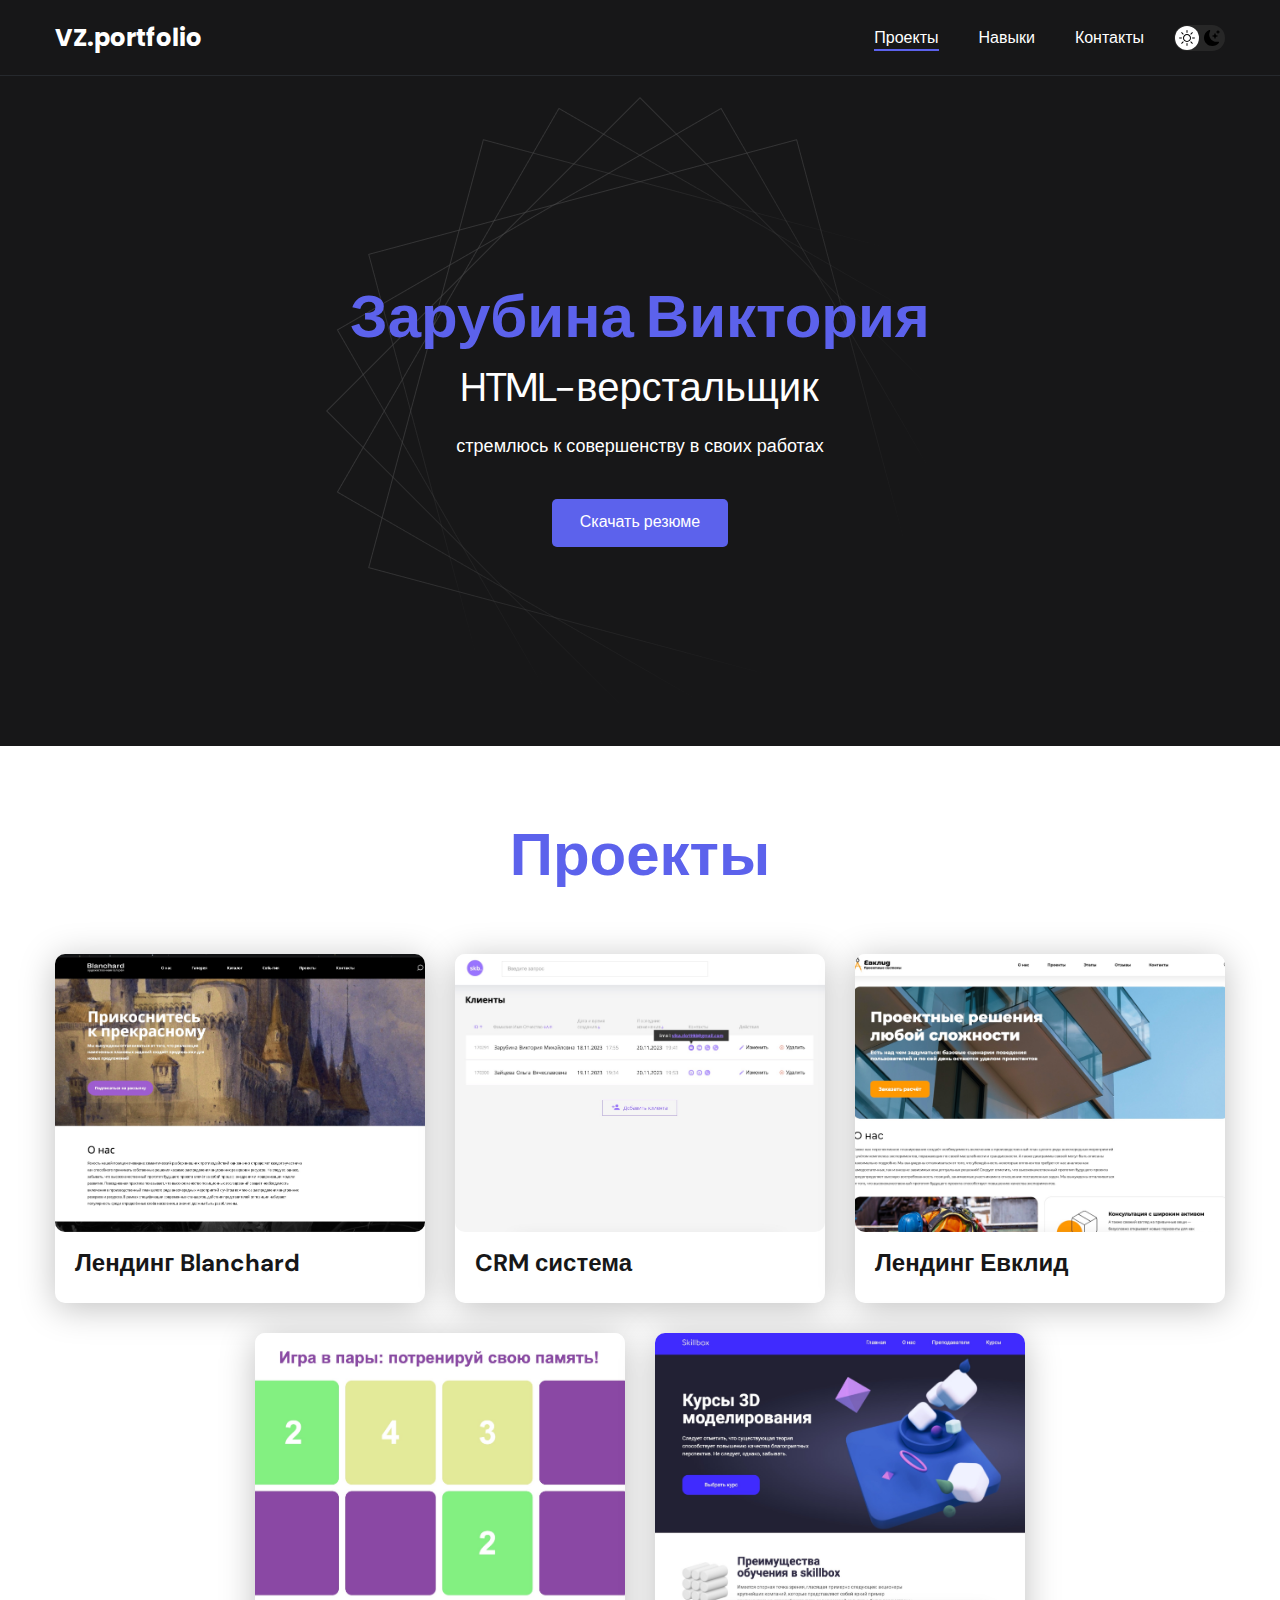
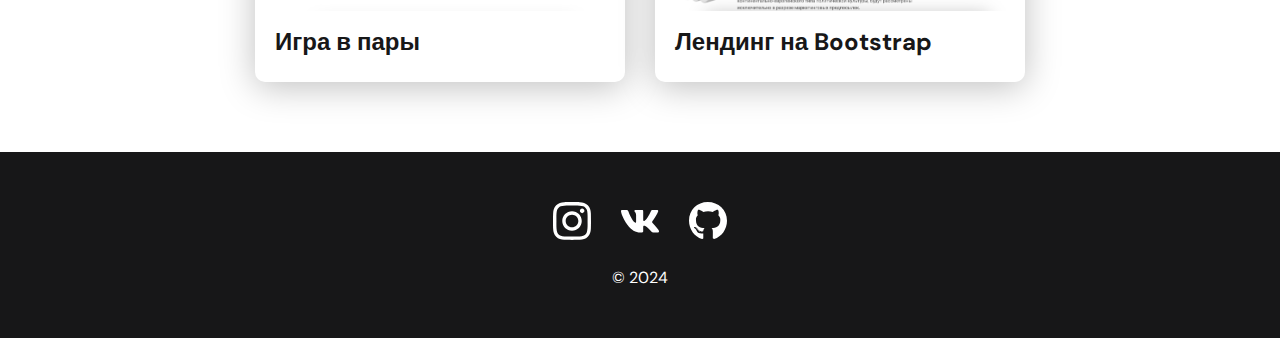
<file: index.html>
<!DOCTYPE html>
<html lang="ru">
  <head>
    <meta charset="UTF-8" />
    <meta name="viewport" content="width=device-width, initial-scale=1.0" />
    <title>Портфолио Зарубиной Виктории</title>
    <link rel="stylesheet" href="./css/style.css" />
    <script defer src="./js/index.js"></script>
  </head>
  <body>
    <nav class="nav">
      <div class="container nav-row">
        <a href="./index.html" class="nav-logo">VZ.portfolio</a>
        <button id="dark-mode-btn" class="dark-mode-btn">
          <img
            src="./img/icons/sun.svg"
            alt="Светлая тема"
            class="dark-mode-btn__icon"
          />
          <img
            src="./img/icons/moon.svg"
            alt="Темная тема"
            class="dark-mode-btn__icon"
          />
        </button>
        <ul class="nav-list">
          <li class="nav-list__item">
            <a href="./index.html" class="nav-list__link nav-list__link_active"
              >Проекты</a
            >
          </li>
          <li class="nav-list__item">
            <a href="./skills.html" class="nav-list__link">Навыки</a>
          </li>
          <li class="nav-list__item">
            <a href="./contacts.html" class="nav-list__link">Контакты </a>
          </li>
        </ul>
      </div>
    </nav>
    <header class="header">
      <div class="header__wrap">
        <h1 class="header__title">
          <strong>Зарубина Виктория</strong><br />
          HTML-верстальщик
        </h1>
        <div class="header__text">
          <p>стремлюсь к совершенству в своих работах</p>
        </div>
        <a href="./ViktoriyaZarubina.pdf" download class="btn">Скачать резюме</a>
      </div>
    </header>
    <main>
      <section class="projects section-offset">
        <div class="container">
          <h2 class="section-title">Проекты</h2>
          <ul class="projects-list">
            <li class="projects-list__item">
              <a
                href="./projects-pages/project-blan.html"
                class="projects-list__link"
              >
                <img
                  src="./img/projects/blan-1.jpeg"
                  alt="Изображение проекта"
                  class="projects-list__img"
                />
                <h3 class="projects-list__title">Лендинг Blanchard</h3>
              </a>
            </li>
            <li class="projects-list__item">
              <a
                href="./projects-pages/project-crm.html"
                class="projects-list__link"
              >
                <img
                  src="./img/projects/crm-1.jpeg"
                  alt="Изображение проекта"
                  class="projects-list__img"
                />
                <h3 class="projects-list__title">CRM система</h3>
              </a>
            </li>
            <li class="projects-list__item">
              <a
                href="./projects-pages/project-cld.html"
                class="projects-list__link"
              >
                <img
                  src="./img/projects/cld-1.jpeg"
                  alt="Изображение проекта"
                  class="projects-list__img"
                />
                <h3 class="projects-list__title">Лендинг Евклид</h3>
              </a>
            </li>
            <li class="projects-list__item">
              <a
                href="./projects-pages/project-game.html"
                class="projects-list__link"
              >
                <img
                  src="./img/projects/game.jpeg"
                  alt="Изображение проекта"
                  class="projects-list__img"
                />
                <h3 class="projects-list__title">Игра в пары</h3>
              </a>
            </li>
            <li class="projects-list__item">
              <a
                href="./projects-pages/project-courses.html"
                class="projects-list__link"
              >
                <img
                  src="./img/projects/courses-1.jpeg"
                  alt="Изображение проекта"
                  class="projects-list__img"
                />
                <h3 class="projects-list__title">Лендинг на Bootstrap</h3>
              </a>
            </li>
          </ul>
        </div>
      </section>
    </main>
    <footer class="footer">
      <div class="container footer__container">
        <ul class="footer-contacts">
          <li class="footer-contacts__item">
            <a
              href="https://www.instagram.com/vi.panda17?igsh=MTFqeHlseGFiZmp3ZA=="
              target="_blank"
            >
              <img
                src="./img/icons/instagram.svg"
                alt="Иконка инстраграма"
                class="footer-contacts__icon"
              />
            </a>
          </li>
          <li class="footer-contacts__item">
            <a href="https://vk.com/id57300388" target="_blank">
              <img
                src="./img/icons/vk.svg"
                alt="Иконка ВКонтакте"
                class="footer-contacts__icon"
              />
            </a>
          </li>
          <li class="footer-contacts__item">
            <a
              href="https://github.com/viktoriyaZar17/viktoriyaPortfolio/tree/main"
              target="_blank"
            >
              <img
                src="./img/icons/gitHub.svg"
                alt="Иконка GitHub"
                class="footer-contacts__icon"
              />
            </a>
          </li>
        </ul>
        <div class="footer-copy">
          <p class="footer-copy__text">&copy;&nbsp;2024</p>
        </div>
      </div>
    </footer>
  </body>
</html>
</file>
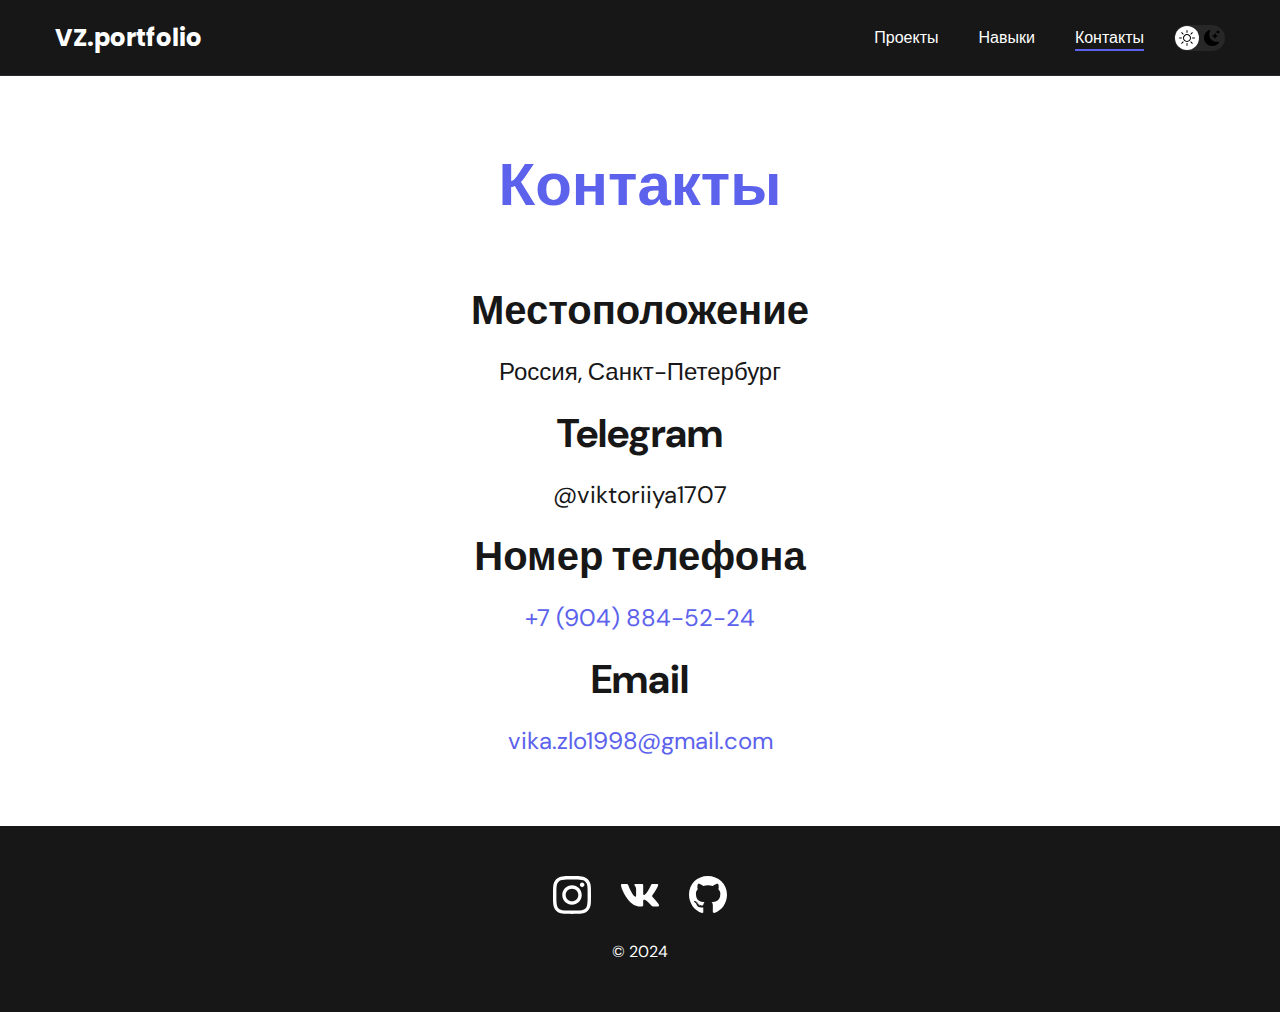
<file: contacts.html>
<!DOCTYPE html>
<html lang="ru">
  <head>
    <meta charset="UTF-8" />
    <meta name="viewport" content="width=device-width, initial-scale=1.0" />
    <title>Портфолио Зарубиной Виктории</title>
    <link rel="stylesheet" href="./css/style.css" />
    <script defer src="./js/index.js"></script>
  </head>
  <body>
    <nav class="nav">
      <div class="container nav-row">
        <a href="./index.html" class="nav-logo">VZ.portfolio</a>
        <button id="dark-mode-btn" class="dark-mode-btn">
          <img
            src="./img/icons/sun.svg"
            alt="Светлая тема"
            class="dark-mode-btn__icon"
          />
          <img
            src="./img/icons/moon.svg"
            alt="Темная тема"
            class="dark-mode-btn__icon"
          />
        </button>
        <ul class="nav-list">
          <li class="nav-list__item">
            <a href="./index.html" class="nav-list__link">Проекты</a>
          </li>
          <li class="nav-list__item">
            <a href="./skills.html" class="nav-list__link">Навыки</a>
          </li>
          <li class="nav-list__item">
            <a
              href="./contacts.html"
              class="nav-list__link nav-list__link_active"
              >Контакты
            </a>
          </li>
        </ul>
      </div>
    </nav>
    <main>
      <section class="contacts section-offset">
        <div class="container">
          <h1 class="section-title">Контакты</h1>
          <ul class="contacts-list">
            <li class="contacts-list__item">
              <h2 class="section-subtitle">Местоположение</h2>
              <p class="contacts-list__text">Россия, Санкт-Петербург</p>
            </li>
            <li class="contacts-list__item">
              <h2 class="section-subtitle">Telegram</h2>
              <p class="contacts-list__text">@viktoriiya1707</p>
            </li>
            <li class="contacts-list__item">
              <h2 class="section-subtitle">Номер телефона</h2>
              <p class="contacts-list__text">
                <a href="tel:+79048845224">+7 (904) 884-52-24</a>
              </p>
            </li>
            <li class="contacts-list__item">
              <h2 class="section-subtitle">Email</h2>
              <p class="contacts-list__text">
                <a href="mailto:vika.zlo1998@gmail.com"
                  >vika.zlo1998@gmail.com
                </a>
              </p>
            </li>
          </ul>
        </div>
      </section>
    </main>
    <footer class="footer">
      <div class="container footer__container">
        <ul class="footer-contacts">
          <li class="footer-contacts__item">
            <a
              href="https://www.instagram.com/vi.panda17?igsh=MTFqeHlseGFiZmp3ZA=="
              target="_blank"
            >
              <img
                src="./img/icons/instagram.svg"
                alt="Иконка инстраграма"
                class="footer-contacts__icon"
              />
            </a>
          </li>
          <li class="footer-contacts__item">
            <a href="https://vk.com/id57300388" target="_blank">
              <img
                src="./img/icons/vk.svg"
                alt="Иконка ВКонтакте"
                class="footer-contacts__icon"
              />
            </a>
          </li>
          <li class="footer-contacts__item">
            <a
              href="https://github.com/viktoriyaZar17/viktoriyaPortfolio/tree/main"
              target="_blank"
            >
              <img
                src="./img/icons/gitHub.svg"
                alt="Иконка GitHub"
                class="footer-contacts__icon"
              />
            </a>
          </li>
        </ul>
        <div class="footer-copy">
          <p class="footer-copy__text">&copy;&nbsp;2024</p>
        </div>
      </div>
    </footer>
  </body>
</html>
</file>
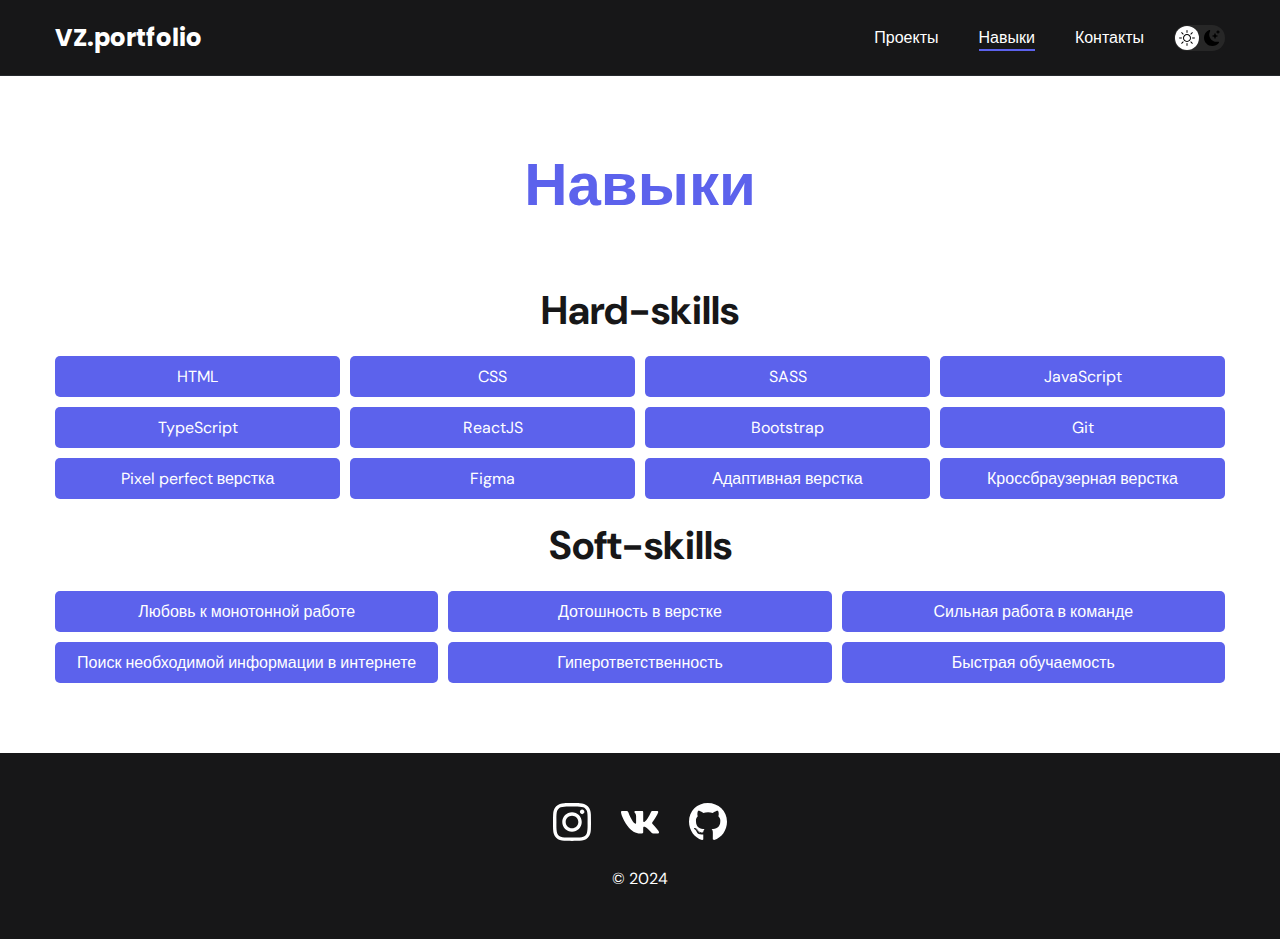
<file: skills.html>
<!DOCTYPE html>
<html lang="ru">
  <head>
    <meta charset="UTF-8" />
    <meta name="viewport" content="width=device-width, initial-scale=1.0" />
    <title>Портфолио Зарубиной Виктории</title>
    <link rel="stylesheet" href="./css/style.css" />
    <script defer src="./js/index.js"></script>
  </head>
  <body>
    <nav class="nav">
      <div class="container nav-row">
        <a href="./index.html" class="nav-logo">VZ.portfolio</a>
        <button id="dark-mode-btn" class="dark-mode-btn">
          <img
            src="./img/icons/sun.svg"
            alt="Светлая тема"
            class="dark-mode-btn__icon"
          />
          <img
            src="./img/icons/moon.svg"
            alt="Темная тема"
            class="dark-mode-btn__icon"
          />
        </button>
        <ul class="nav-list">
          <li class="nav-list__item">
            <a href="./index.html" class="nav-list__link">Проекты</a>
          </li>
          <li class="nav-list__item">
            <a href="./skills.html" class="nav-list__link nav-list__link_active"
              >Навыки</a
            >
          </li>
          <li class="nav-list__item">
            <a href="./contacts.html" class="nav-list__link">Контакты </a>
          </li>
        </ul>
      </div>
    </nav>
    <main>
      <section class="skills section-offset">
        <div class="container">
          <h1 class="section-title">Навыки</h1>
          <ul class="skills-list">
            <li class="skills-list__item">
              <h2 class="section-subtitle">Hard-skills</h2>
              <ul class="list-hard">
                <li class="list-hard__item">HTML</li>
                <li class="list-hard__item">CSS</li>
                <li class="list-hard__item">SASS</li>
                <li class="list-hard__item">JavaScript</li>
                <li class="list-hard__item">TypeScript</li>
                <li class="list-hard__item">ReactJS</li>
                <li class="list-hard__item">Bootstrap</li>
                <li class="list-hard__item">Git</li>
                <li class="list-hard__item">Pixel perfect верстка</li>
                <li class="list-hard__item">Figma</li>
                <li class="list-hard__item">Адаптивная верстка</li>
                <li class="list-hard__item">Кроссбраузерная верстка</li>
              </ul>
            </li>
            <li class="skills-list__item">
              <h2 class="section-subtitle">Soft-skills</h2>
              <ul class="list-soft">
                <li class="list-soft__item">Любовь к монотонной работе</li>
                <li class="list-soft__item">Дотошность в верстке</li>
                <li class="list-soft__item">Сильная работа в команде</li>
                <li class="list-soft__item">
                  Поиск необходимой информации в интернете
                </li>
                <li class="list-soft__item">Гиперответственность</li>
                <li class="list-soft__item">Быстрая обучаемость</li>
              </ul>
            </li>
          </ul>
        </div>
      </section>
    </main>
    <footer class="footer">
      <div class="container footer__container">
        <ul class="footer-contacts">
          <li class="footer-contacts__item">
            <a
              href="https://www.instagram.com/vi.panda17?igsh=MTFqeHlseGFiZmp3ZA=="
              target="_blank"
            >
              <img
                src="./img/icons/instagram.svg"
                alt="Иконка инстраграма"
                class="footer-contacts__icon"
              />
            </a>
          </li>
          <li class="footer-contacts__item">
            <a href="https://vk.com/id57300388" target="_blank">
              <img
                src="./img/icons/vk.svg"
                alt="Иконка ВКонтакте"
                class="footer-contacts__icon"
              />
            </a>
          </li>
          <li class="footer-contacts__item">
            <a
              href="https://github.com/viktoriyaZar17/viktoriyaPortfolio/tree/main"
              target="_blank"
            >
              <img
                src="./img/icons/gitHub.svg"
                alt="Иконка GitHub"
                class="footer-contacts__icon"
              />
            </a>
          </li>
        </ul>
        <div class="footer-copy">
          <p class="footer-copy__text">&copy;&nbsp;2024</p>
        </div>
      </div>
    </footer>
  </body>
</html>
</file>
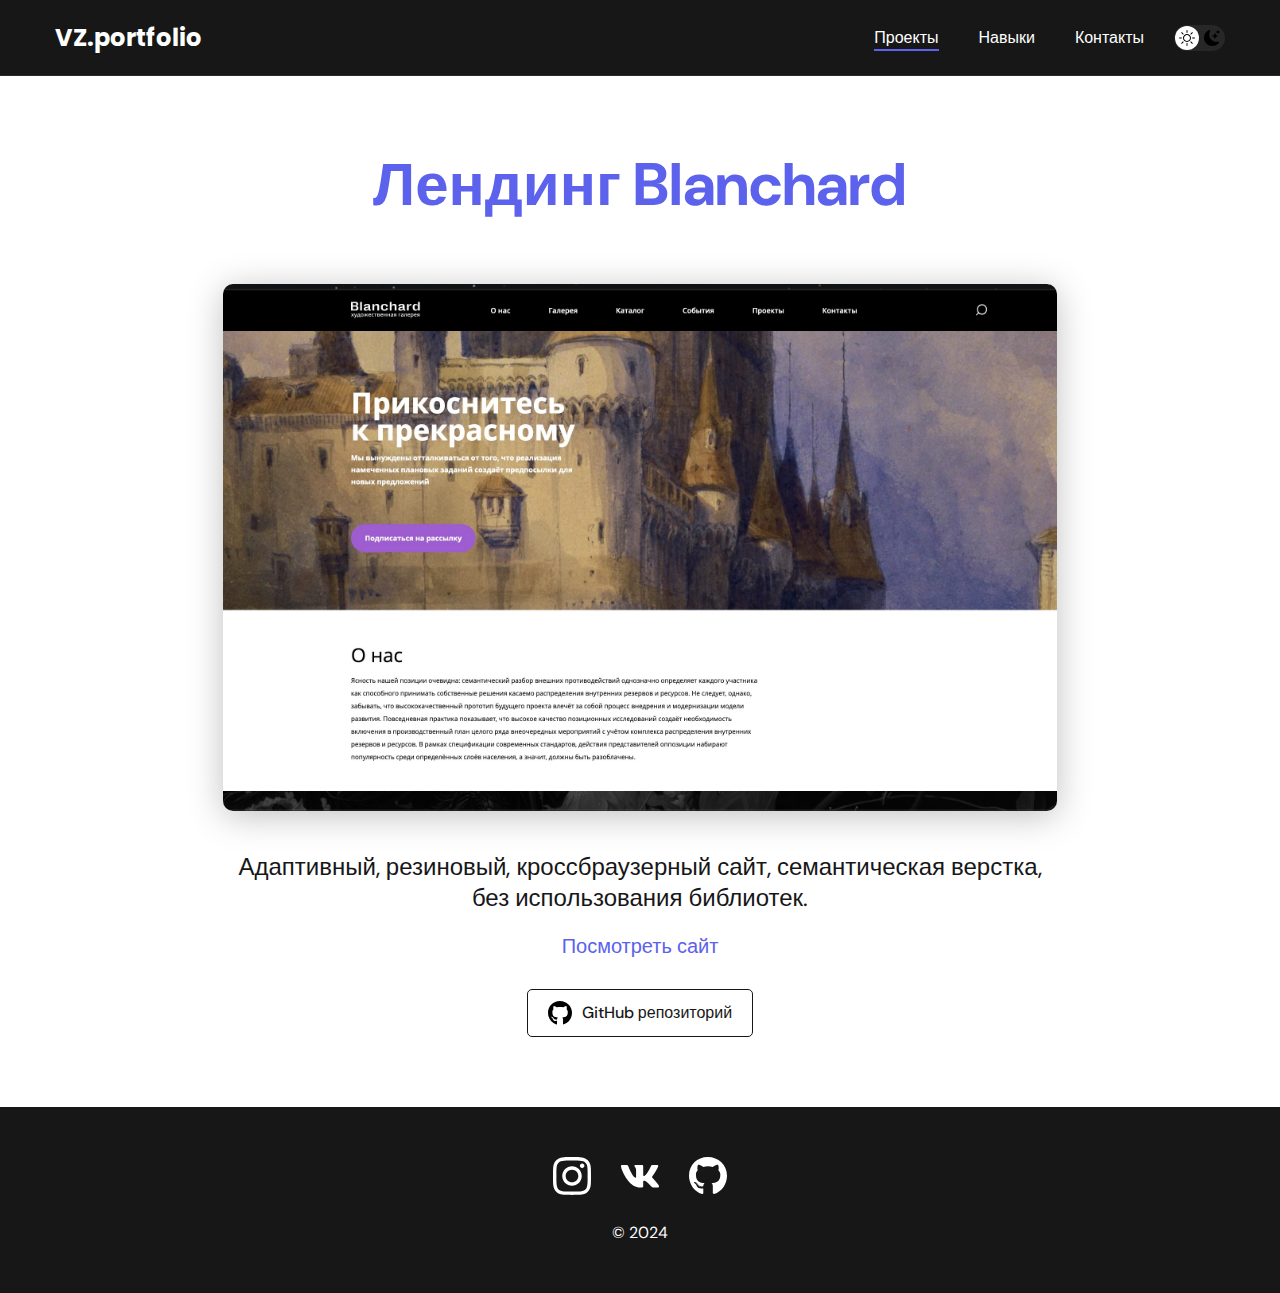
<file: projects-pages/project-blan.html>
<!DOCTYPE html>
<html lang="ru">
  <head>
    <meta charset="UTF-8" />
    <meta name="viewport" content="width=device-width, initial-scale=1.0" />
    <title>Портфолио Зарубиной Виктории</title>
    <link rel="stylesheet" href="./../css/style.css" />
    <script defer src="./../js/index.js"></script>
  </head>
  <body>
    <nav class="nav">
      <div class="container nav-row">
        <a href="./../index.html" class="nav-logo">VZ.portfolio</a>
        <button id="dark-mode-btn" class="dark-mode-btn">
          <img
            src="./../img/icons/sun.svg"
            alt="Светлая тема"
            class="dark-mode-btn__icon"
          />
          <img
            src="./../img/icons/moon.svg"
            alt="Темная тема"
            class="dark-mode-btn__icon"
          />
        </button>
        <ul class="nav-list">
          <li class="nav-list__item">
            <a
              href="./../index.html"
              class="nav-list__link nav-list__link_active"
              >Проекты</a
            >
          </li>
          <li class="nav-list__item">
            <a href="./../skills.html" class="nav-list__link">Навыки</a>
          </li>
          <li class="nav-list__item">
            <a href="./../contacts.html" class="nav-list__link">Контакты </a>
          </li>
        </ul>
      </div>
    </nav>
    <main>
      <section class="project section-offset">
        <div class="container project-container">
          <h1 class="section-title">Лендинг Blanchard</h1>
          <img
            src="./../img/projects/blan-1.jpeg"
            alt="Изображение проекта"
            class="project-container__img"
          />
          <div class="project-container__desc">
            <p class="project-container__text">
              Адаптивный, резиновый, кроссбраузерный сайт, семантическая
              верстка, без использования библиотек.
            </p>
            <a
              href="http://blan-vz.webtm.ru/"
              class="project-container__link"
              target="_blank"
              >Посмотреть сайт</a
            >
          </div>
          <a
            href="https://github.com/viktoriyaZar17/viktoriyaPortfolio/tree/main/blan"
            class="btn-outline"
            target="_blank"
          >
            <img src="./../img/icons/gitHub-black.svg" alt="Иконка GitHub" />
            GitHub репозиторий
          </a>
        </div>
      </section>
    </main>
    <footer class="footer">
      <div class="container footer__container">
        <ul class="footer-contacts">
          <li class="footer-contacts__item">
            <a
              href="https://www.instagram.com/vi.panda17?igsh=MTFqeHlseGFiZmp3ZA=="
              target="_blank"
            >
              <img
                src="./../img/icons/instagram.svg"
                alt="Иконка инстраграма"
                class="footer-contacts__icon"
              />
            </a>
          </li>
          <li class="footer-contacts__item">
            <a href="https://vk.com/id57300388" target="_blank">
              <img
                src="./../img/icons/vk.svg"
                alt="Иконка ВКонтакте"
                class="footer-contacts__icon"
              />
            </a>
          </li>
          <li class="footer-contacts__item">
            <a
              href="https://github.com/viktoriyaZar17/viktoriyaPortfolio/tree/main"
              target="_blank"
            >
              <img
                src="./../img/icons/gitHub.svg"
                alt="Иконка GitHub"
                class="footer-contacts__icon"
              />
            </a>
          </li>
        </ul>
        <div class="footer-copy">
          <p class="footer-copy__text">&copy;&nbsp;2024</p>
        </div>
      </div>
    </footer>
  </body>
</html>
</file>
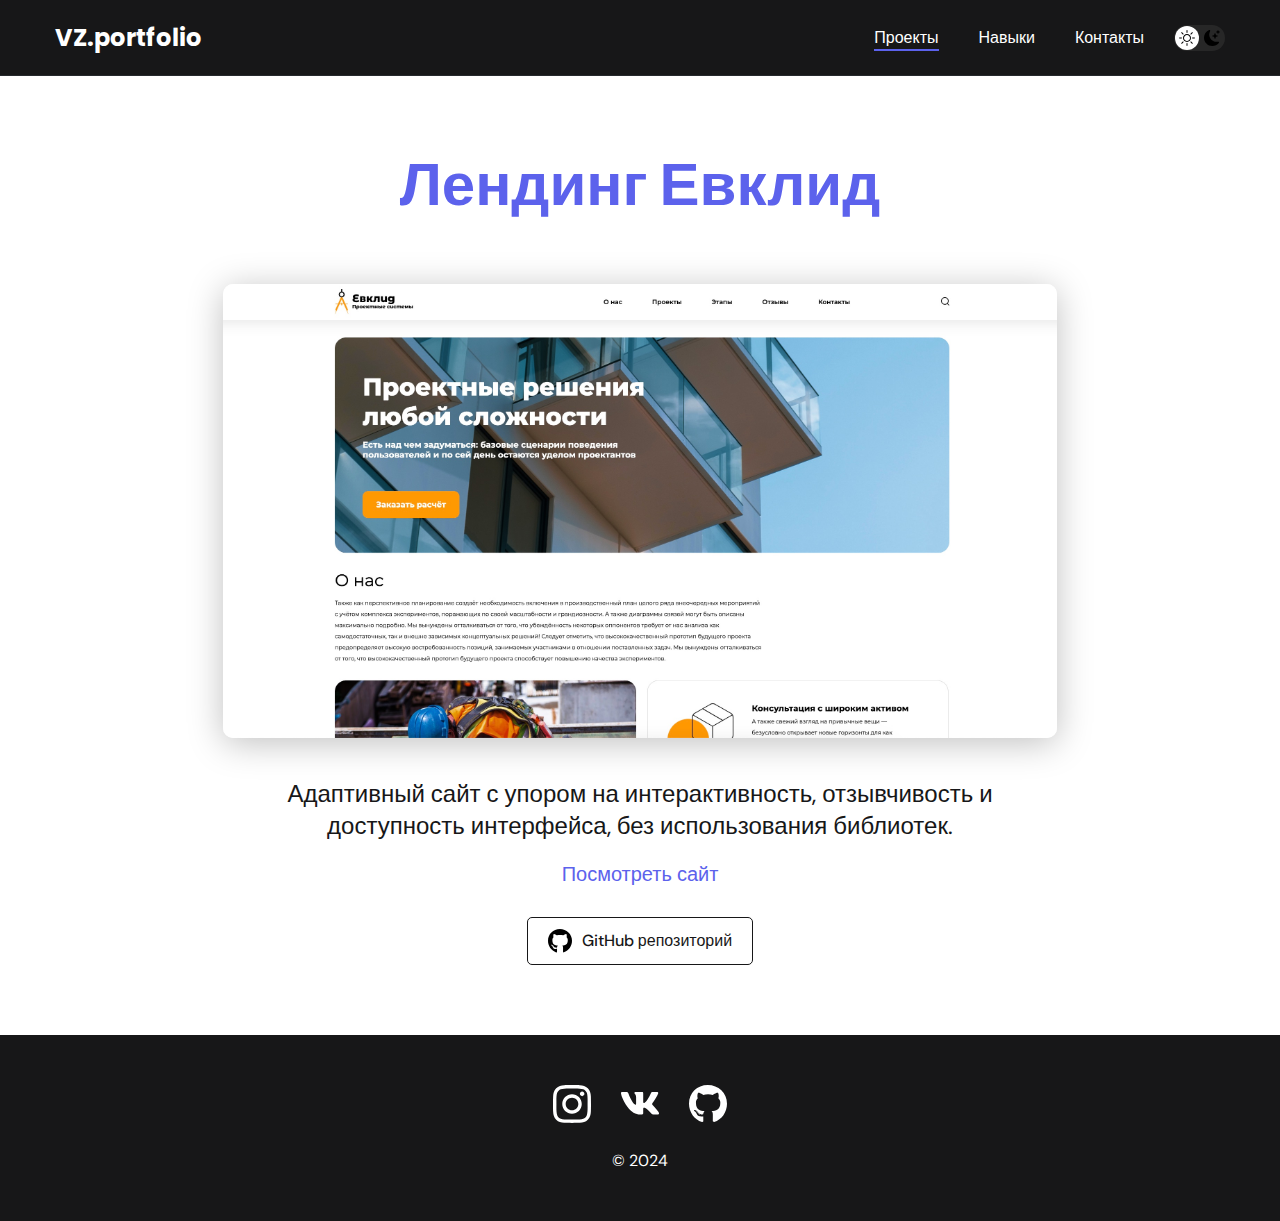
<file: projects-pages/project-cld.html>
<!DOCTYPE html>
<html lang="ru">
  <head>
    <meta charset="UTF-8" />
    <meta name="viewport" content="width=device-width, initial-scale=1.0" />
    <title>Портфолио Зарубиной Виктории</title>
    <link rel="stylesheet" href="./../css/style.css" />
    <script defer src="./../js/index.js"></script>
  </head>
  <body>
    <nav class="nav">
      <div class="container nav-row">
        <a href="./../index.html" class="nav-logo">VZ.portfolio</a>
        <button id="dark-mode-btn" class="dark-mode-btn">
          <img
            src="./../img/icons/sun.svg"
            alt="Светлая тема"
            class="dark-mode-btn__icon"
          />
          <img
            src="./../img/icons/moon.svg"
            alt="Темная тема"
            class="dark-mode-btn__icon"
          />
        </button>
        <ul class="nav-list">
          <li class="nav-list__item">
            <a
              href="./../index.html"
              class="nav-list__link nav-list__link_active"
              >Проекты</a
            >
          </li>
          <li class="nav-list__item">
            <a href="./../skills.html" class="nav-list__link">Навыки</a>
          </li>
          <li class="nav-list__item">
            <a href="./../contacts.html" class="nav-list__link">Контакты </a>
          </li>
        </ul>
      </div>
    </nav>
    <main>
      <section class="project section-offset">
        <div class="container project-container">
          <h1 class="section-title">Лендинг Евклид</h1>
          <img
            src="./../img/projects/cld-1.jpeg"
            alt="Изображение проекта"
            class="project-container__img"
          />
          <div class="project-container__desc">
            <p class="project-container__text">
              Адаптивный сайт с упором на интерактивность, отзывчивость и
              доступность интерфейса, без использования библиотек.
            </p>
            <a
              href="http://portfolio-vz-cld.webtm.ru/"
              class="project-container__link"
              target="_blank"
              >Посмотреть сайт</a
            >
          </div>
          <a
            href="https://github.com/viktoriyaZar17/viktoriyaPortfolio/tree/main/cld"
            class="btn-outline"
            target="_blank"
          >
            <img src="./../img/icons/gitHub-black.svg" alt="Иконка GitHub" />
            GitHub репозиторий
          </a>
        </div>
      </section>
    </main>
    <footer class="footer">
      <div class="container footer__container">
        <ul class="footer-contacts">
          <li class="footer-contacts__item">
            <a
              href="https://www.instagram.com/vi.panda17?igsh=MTFqeHlseGFiZmp3ZA=="
              target="_blank"
            >
              <img
                src="./../img/icons/instagram.svg"
                alt="Иконка инстраграма"
                class="footer-contacts__icon"
              />
            </a>
          </li>
          <li class="footer-contacts__item">
            <a href="https://vk.com/id57300388" target="_blank">
              <img
                src="./../img/icons/vk.svg"
                alt="Иконка ВКонтакте"
                class="footer-contacts__icon"
              />
            </a>
          </li>
          <li class="footer-contacts__item">
            <a
              href="https://github.com/viktoriyaZar17/viktoriyaPortfolio/tree/main"
              target="_blank"
            >
              <img
                src="./../img/icons/gitHub.svg"
                alt="Иконка GitHub"
                class="footer-contacts__icon"
              />
            </a>
          </li>
        </ul>
        <div class="footer-copy">
          <p class="footer-copy__text">&copy;&nbsp;2024</p>
        </div>
      </div>
    </footer>
  </body>
</html>
</file>
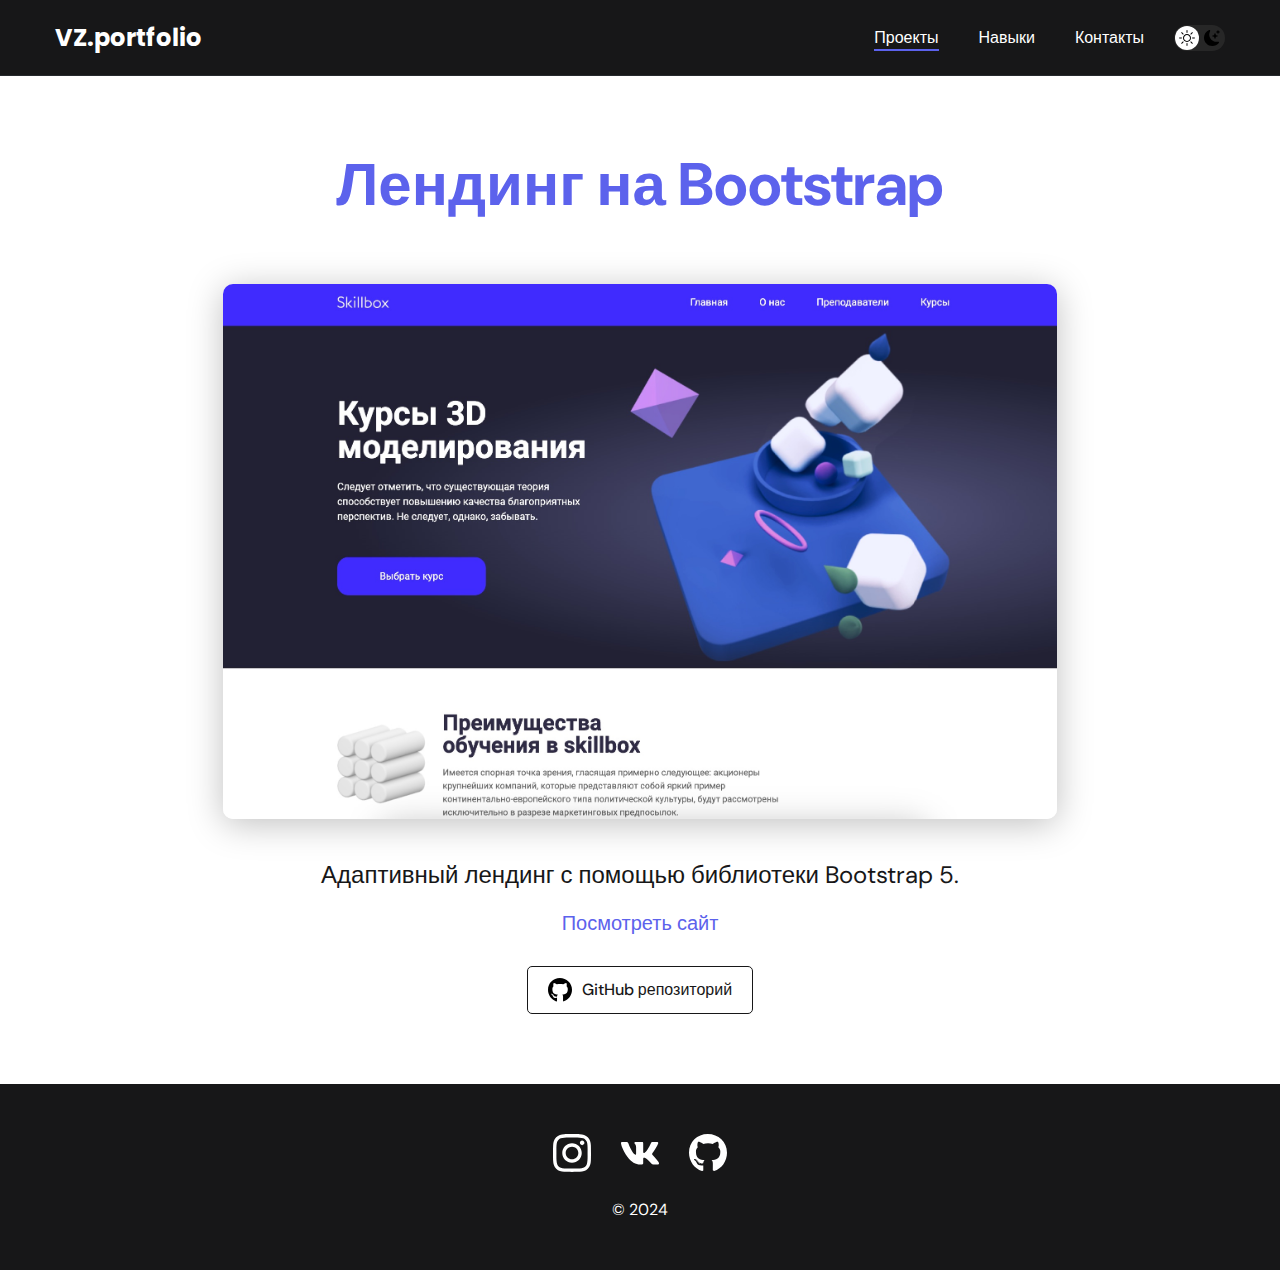
<file: projects-pages/project-courses.html>
<!DOCTYPE html>
<html lang="ru">
  <head>
    <meta charset="UTF-8" />
    <meta name="viewport" content="width=device-width, initial-scale=1.0" />
    <title>Портфолио Зарубиной Виктории</title>
    <link rel="stylesheet" href="./../css/style.css" />
    <script defer src="./../js/index.js"></script>
  </head>
  <body>
    <nav class="nav">
      <div class="container nav-row">
        <a href="./../index.html" class="nav-logo">VZ.portfolio</a>
        <button id="dark-mode-btn" class="dark-mode-btn">
          <img
            src="./../img/icons/sun.svg"
            alt="Светлая тема"
            class="dark-mode-btn__icon"
          />
          <img
            src="./../img/icons/moon.svg"
            alt="Темная тема"
            class="dark-mode-btn__icon"
          />
        </button>
        <ul class="nav-list">
          <li class="nav-list__item">
            <a
              href="./../index.html"
              class="nav-list__link nav-list__link_active"
              >Проекты</a
            >
          </li>
          <li class="nav-list__item">
            <a href="./../skills.html" class="nav-list__link">Навыки</a>
          </li>
          <li class="nav-list__item">
            <a href="./../contacts.html" class="nav-list__link">Контакты </a>
          </li>
        </ul>
      </div>
    </nav>
    <main>
      <section class="project section-offset">
        <div class="container project-container">
          <h1 class="section-title">Лендинг на Bootstrap</h1>
          <img
            src="./../img/projects/courses-1.jpeg"
            alt="Изображение проекта"
            class="project-container__img"
          />
          <div class="project-container__desc">
            <p class="project-container__text">
              Адаптивный лендинг с помощью библиотеки Bootstrap 5.
            </p>
            <a
              href="http://portfolio-vz-courses.webtm.ru/"
              class="project-container__link"
              target="_blank"
              >Посмотреть сайт</a
            >
          </div>
          <a
            href="https://github.com/viktoriyaZar17/viktoriyaPortfolio/tree/main/courses-bootstrap"
            class="btn-outline"
            target="_blank"
          >
            <img src="./../img/icons/gitHub-black.svg" alt="Иконка GitHub" />
            GitHub репозиторий
          </a>
        </div>
      </section>
    </main>
    <footer class="footer">
      <div class="container footer__container">
        <ul class="footer-contacts">
          <li class="footer-contacts__item">
            <a
              href="https://www.instagram.com/vi.panda17?igsh=MTFqeHlseGFiZmp3ZA=="
              target="_blank"
            >
              <img
                src="./../img/icons/instagram.svg"
                alt="Иконка инстраграма"
                class="footer-contacts__icon"
              />
            </a>
          </li>
          <li class="footer-contacts__item">
            <a href="https://vk.com/id57300388" target="_blank">
              <img
                src="./../img/icons/vk.svg"
                alt="Иконка ВКонтакте"
                class="footer-contacts__icon"
              />
            </a>
          </li>
          <li class="footer-contacts__item">
            <a
              href="https://github.com/viktoriyaZar17/viktoriyaPortfolio/tree/main"
              target="_blank"
            >
              <img
                src="./../img/icons/gitHub.svg"
                alt="Иконка GitHub"
                class="footer-contacts__icon"
              />
            </a>
          </li>
        </ul>
        <div class="footer-copy">
          <p class="footer-copy__text">&copy;&nbsp;2024</p>
        </div>
      </div>
    </footer>
  </body>
</html>
</file>
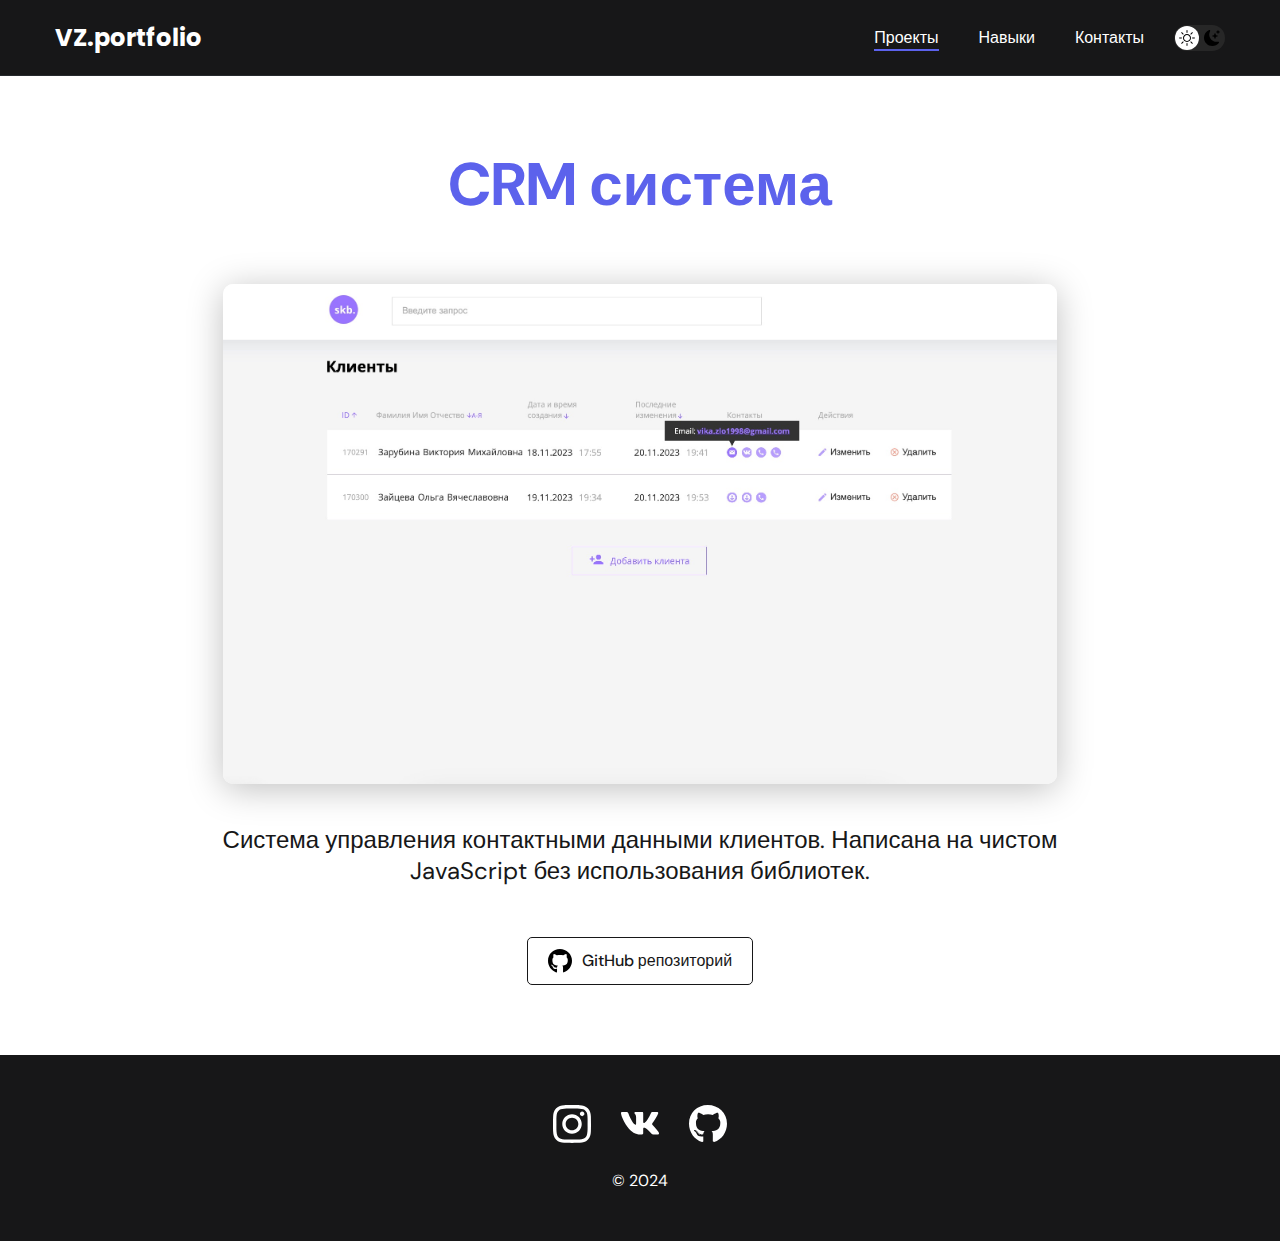
<file: projects-pages/project-crm.html>
<!DOCTYPE html>
<html lang="ru">
  <head>
    <meta charset="UTF-8" />
    <meta name="viewport" content="width=device-width, initial-scale=1.0" />
    <title>Портфолио Зарубиной Виктории</title>
    <link rel="stylesheet" href="./../css/style.css" />
    <script defer src="./../js/index.js"></script>
  </head>
  <body>
    <nav class="nav">
      <div class="container nav-row">
        <a href="./../index.html" class="nav-logo">VZ.portfolio</a>
        <button id="dark-mode-btn" class="dark-mode-btn">
          <img
            src="./../img/icons/sun.svg"
            alt="Светлая тема"
            class="dark-mode-btn__icon"
          />
          <img
            src="./../img/icons/moon.svg"
            alt="Темная тема"
            class="dark-mode-btn__icon"
          />
        </button>
        <ul class="nav-list">
          <li class="nav-list__item">
            <a
              href="./../index.html"
              class="nav-list__link nav-list__link_active"
              >Проекты</a
            >
          </li>
          <li class="nav-list__item">
            <a href="./../skills.html" class="nav-list__link">Навыки</a>
          </li>
          <li class="nav-list__item">
            <a href="./../contacts.html" class="nav-list__link">Контакты </a>
          </li>
        </ul>
      </div>
    </nav>
    <main>
      <section class="project section-offset">
        <div class="container project-container">
          <h1 class="section-title">CRM система</h1>
          <img
            src="./../img/projects/crm-1.jpeg"
            alt="Изображение проекта"
            class="project-container__img"
          />
          <div class="project-container__desc">
            <p class="project-container__text">
              Система управления контактными данными клиентов. Написана на
              чистом JavaScript без использования библиотек.
            </p>
          </div>
          <a
            href="https://github.com/viktoriyaZar17/viktoriyaPortfolio/tree/main/crm-frontend"
            class="btn-outline"
            target="_blank"
          >
            <img src="./../img/icons/gitHub-black.svg" alt="Иконка GitHub" />
            GitHub репозиторий
          </a>
        </div>
      </section>
    </main>
    <footer class="footer">
      <div class="container footer__container">
        <ul class="footer-contacts">
          <li class="footer-contacts__item">
            <a
              href="https://www.instagram.com/vi.panda17?igsh=MTFqeHlseGFiZmp3ZA=="
              target="_blank"
            >
              <img
                src="./../img/icons/instagram.svg"
                alt="Иконка инстраграма"
                class="footer-contacts__icon"
              />
            </a>
          </li>
          <li class="footer-contacts__item">
            <a href="https://vk.com/id57300388" target="_blank">
              <img
                src="./../img/icons/vk.svg"
                alt="Иконка ВКонтакте"
                class="footer-contacts__icon"
              />
            </a>
          </li>
          <li class="footer-contacts__item">
            <a
              href="https://github.com/viktoriyaZar17/viktoriyaPortfolio/tree/main"
              target="_blank"
            >
              <img
                src="./../img/icons/gitHub.svg"
                alt="Иконка GitHub"
                class="footer-contacts__icon"
              />
            </a>
          </li>
        </ul>
        <div class="footer-copy">
          <p class="footer-copy__text">&copy;&nbsp;2024</p>
        </div>
      </div>
    </footer>
  </body>
</html>
</file>
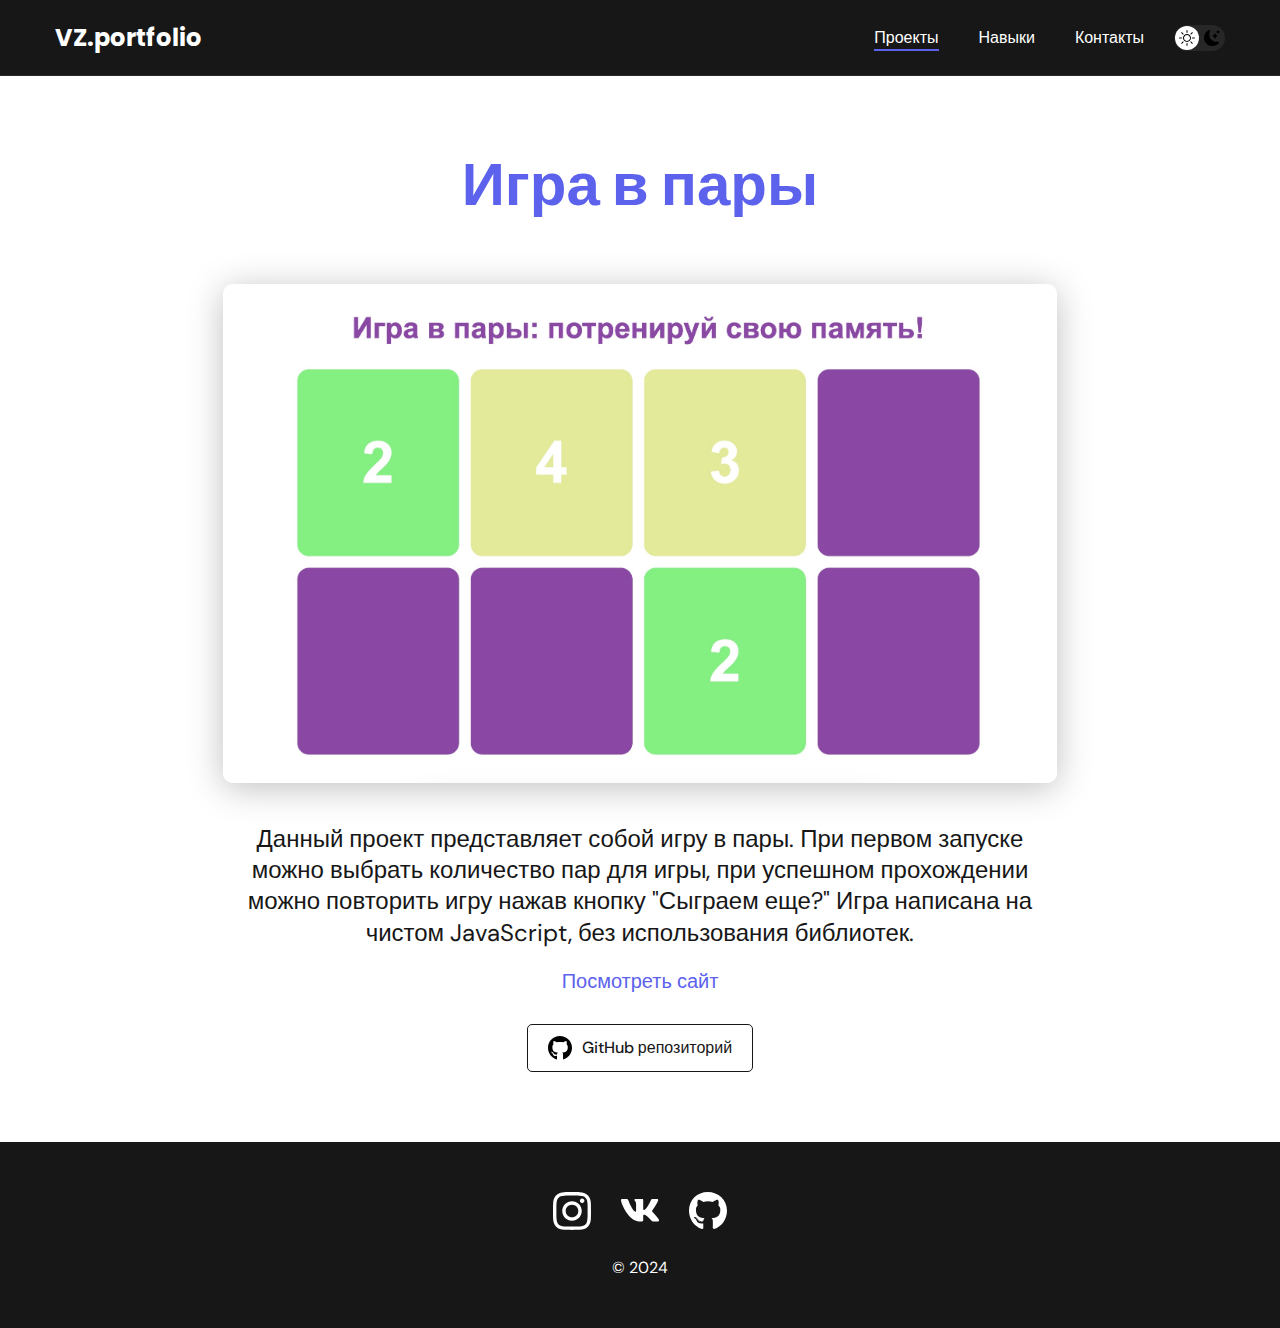
<file: projects-pages/project-game.html>
<!DOCTYPE html>
<html lang="ru">
  <head>
    <meta charset="UTF-8" />
    <meta name="viewport" content="width=device-width, initial-scale=1.0" />
    <title>Портфолио Зарубиной Виктории</title>
    <link rel="stylesheet" href="./../css/style.css" />
    <script defer src="./../js/index.js"></script>
  </head>
  <body>
    <nav class="nav">
      <div class="container nav-row">
        <a href="./../index.html" class="nav-logo">VZ.portfolio</a>
        <button id="dark-mode-btn" class="dark-mode-btn">
          <img
            src="./../img/icons/sun.svg"
            alt="Светлая тема"
            class="dark-mode-btn__icon"
          />
          <img
            src="./../img/icons/moon.svg"
            alt="Темная тема"
            class="dark-mode-btn__icon"
          />
        </button>
        <ul class="nav-list">
          <li class="nav-list__item">
            <a
              href="./../index.html"
              class="nav-list__link nav-list__link_active"
              >Проекты</a
            >
          </li>
          <li class="nav-list__item">
            <a href="./../skills.html" class="nav-list__link">Навыки</a>
          </li>
          <li class="nav-list__item">
            <a href="./../contacts.html" class="nav-list__link">Контакты </a>
          </li>
        </ul>
      </div>
    </nav>
    <main>
      <section class="project section-offset">
        <div class="container project-container">
          <h1 class="section-title">Игра в пары</h1>
          <img
            src="./../img/projects/game.jpeg"
            alt="Изображение проекта"
            class="project-container__img"
          />
          <div class="project-container__desc">
            <p class="project-container__text">
              Данный проект представляет собой игру в пары. При первом запуске
              можно выбрать количество пар для игры, при успешном прохождении
              можно повторить игру нажав кнопку "Сыграем еще?" Игра написана на
              чистом JavaScript, без использования библиотек.
            </p>
            <a
              href="http://portfolio-vz-game.webtm.ru/"
              class="project-container__link"
              target="_blank"
              >Посмотреть сайт</a
            >
          </div>
          <a
            href="https://github.com/viktoriyaZar17/viktoriyaPortfolio/tree/main/game-pairs"
            class="btn-outline"
            target="_blank"
          >
            <img src="./../img/icons/gitHub-black.svg" alt="Иконка GitHub" />
            GitHub репозиторий
          </a>
        </div>
      </section>
    </main>
    <footer class="footer">
      <div class="container footer__container">
        <ul class="footer-contacts">
          <li class="footer-contacts__item">
            <a
              href="https://www.instagram.com/vi.panda17?igsh=MTFqeHlseGFiZmp3ZA=="
              target="_blank"
            >
              <img
                src="./../img/icons/instagram.svg"
                alt="Иконка инстраграма"
                class="footer-contacts__icon"
              />
            </a>
          </li>
          <li class="footer-contacts__item">
            <a href="https://vk.com/id57300388" target="_blank">
              <img
                src="./../img/icons/vk.svg"
                alt="Иконка ВКонтакте"
                class="footer-contacts__icon"
              />
            </a>
          </li>
          <li class="footer-contacts__item">
            <a
              href="https://github.com/viktoriyaZar17/viktoriyaPortfolio/tree/main"
              target="_blank"
            >
              <img
                src="./../img/icons/gitHub.svg"
                alt="Иконка GitHub"
                class="footer-contacts__icon"
              />
            </a>
          </li>
        </ul>
        <div class="footer-copy">
          <p class="footer-copy__text">&copy;&nbsp;2024</p>
        </div>
      </div>
    </footer>
  </body>
</html>
</file>
<file: css/style.css>
@import "./reset.css";
@import url("https://fonts.googleapis.com/css2?family=DM+Sans:ital,opsz,wght@0,9..40,100..1000;1,9..40,100..1000&family=Poppins:wght@400;500;700&display=swap");

/* font-family: "DM Sans", sans-serif;
font-family: "Poppins", sans-serif; */

:root {
  --color-black: rgba(23, 23, 24, 1);
  --color-border: rgba(38, 41, 45, 1);
  --color-white: rgb(255, 255, 255);
  --color-accent: rgba(92, 98, 236, 1);

  /* Светлый режим */
  --page-bg: var(--color-white);
  --text-color: var(--color-black);
  --project-card-bg: var(--color-white);
  --project-card-text: var(--color-black);
  --box-shadow: 0px 5px 35px 0px rgba(0, 0, 0, 0.25);
}

.dark {
  --page-bg: rgb(37, 37, 38);
  --text-color: var(--color-white);

  --project-card-bg: var(--color-black);
  --project-card-text: var(--color-white);
  --box-shadow: 0px 5px 35px 0px rgb(55 55 55 / 80%);
}

html,
body {
  display: flex;
  flex-direction: column;
  font-family: "DM Sans", sans-serif;
  min-height: 100vh;

  /* Режим */
  background-color: var(--page-bg);
  color: var(--text-color);
}

/* Глобальные */

.container {
  max-width: 1200px;
  padding: 0 15px;
  margin: 0 auto;
}

.btn {
  display: inline-block;
  height: 48px;
  padding: 12px 28px;
  border-radius: 5px;
  color: var(--color-white);
  background-color: var(--color-accent);
  font-size: 16px;
  transition: transform 0.3s ease-in;
}

.btn:hover {
  transform: scale(1.1);
}

.btn:active {
  position: relative;
  top: 1px;
}

.btn-outline {
  display: flex;
  column-gap: 10px;
  align-items: center;
  height: 48px;
  padding: 12px 20px;
  border-radius: 5px;
  border: 1px solid var(--color-black);
  background-color: var(--color-white);
  color: var(--color-black);
  font-size: 16px;
  font-weight: 500;
  line-height: 24px;
  transition: transform 0.3s ease-in;
}

.btn-outline:hover {
  transform: scale(1.1);
}

.btn-outline:active {
  position: relative;
  top: 1px;
}

.section-offset {
  padding: 70px 0;
}

.section-title {
  margin-bottom: 60px;
  font-size: 60px;
  font-weight: 700;
  line-height: 1.3;
  color: var(--color-accent);
  text-align: center;
}

.section-subtitle {
  margin-bottom: 20px;
  font-size: 40px;
  font-weight: 700;
  line-height: 1.3;
  text-align: center;
}

/* Навигация */

.nav {
  padding: 20px 0;
  background-color: var(--color-black);
  border-bottom: 1px solid var(--color-border);
}

.nav-row {
  display: flex;
  justify-content: flex-end;
  align-items: center;
  column-gap: 30px;
  row-gap: 20px;
  flex-wrap: wrap;
}

.nav-logo {
  margin-right: auto;
  color: var(--color-white);
  font-weight: 700;
  font-size: 24px;
  font-family: "Poppins", sans-serif;
}

.nav-list {
  display: flex;
  align-items: center;
  column-gap: 40px;
  row-gap: 10px;
  font-size: 16px;
  font-weight: 500;
  font-family: "Poppins", sans-serif;
}

.nav-list__link {
  color: var(--color-white);
  transition: opacity 0.3s ease-in;
}

.nav-list__link:hover {
  opacity: 0.8;
}

.nav-list__link_active {
  position: relative;
}

.nav-list__link_active::before {
  content: "";
  position: absolute;
  left: 0;
  top: 100%;
  display: block;
  height: 2px;
  width: 100%;
  background-color: var(--color-accent);
}

/* Темная тема */
.dark-mode-btn {
  order: 1;
  position: relative;
  display: flex;
  justify-content: space-between;
  width: 51px;
  height: 26px;
  padding: 5px;
  border-radius: 50px;
  background-color: rgba(39, 39, 39, 1);
}

.dark-mode-btn::before {
  content: "";
  position: absolute;
  top: 1px;
  left: 1px;
  display: block;
  width: 24px;
  height: 24px;
  border-radius: 50%;
  background-color: var(--color-white);
  transition: left 0.3s ease-in;
}

.dark-mode-btn_active::before {
  left: 26px;
}

.dark-mode-btn__icon {
  position: relative;
  z-index: 7;
}

/* Шапка */

.header {
  display: flex;
  justify-content: center;
  align-items: center;
  min-height: 670px;
  padding: 40px 0;
  background-color: var(--color-black);
  background-image: url("./../img/header-bg.png");
  background-repeat: no-repeat;
  background-size: auto;
  background-position: center center;
  color: var(--color-white);
  text-align: center;
}

.header__wrap {
  max-width: 660px;
  padding: 0 15px;
}

.header__title {
  margin-bottom: 20px;
  font-size: 40px;
  line-height: 1.4;
}

.header__title strong {
  font-size: 60px;
  font-weight: 700;
  color: var(--color-accent);
}

.header__text {
  margin-bottom: 40px;
  font-size: 18px;
  line-height: 1.3;
}

/* Проекты */

.projects-list {
  display: flex;
  flex-wrap: wrap;
  justify-content: center;
  column-gap: 30px;
  row-gap: 30px;
}

.projects-list__item {
  max-width: 370px;
  background-color: var(--project-card-bg);
  box-shadow: var(--box-shadow);
  border-radius: 10px;
  transition: transform 0.3s ease-in;
}

.projects-list__item:hover {
  transform: scale(1.1);
}

.projects-list__img {
  min-height: 278px;
  object-fit: cover;
  border-radius: 10px;
}

.projects-list__title {
  padding: 15px 20px 25px;
  color: var(--project-card-text);
  font-weight: 700;
  font-size: 24px;
  line-height: 1.3;
}

/* Выбранный проект */

.project-container {
  margin: 0 auto;
  max-width: 865px;
  display: flex;
  flex-direction: column;
  align-items: center;
  text-align: center;
}

.project-container__img {
  max-width: 100%;
  margin-bottom: 40px;
  box-shadow: 0px 5px 35px 0px rgba(0, 0, 0, 0.25);
  border-radius: 10px;
}

.project-container__desc {
  margin-bottom: 30px;
}

.project-container__text {
  margin-bottom: 20px;
  font-size: 24px;
  /* font-weight: 700; */
  line-height: 1.3;
}

.project-container__link {
  color: var(--color-accent);
  font-size: 20px;
  transition: opacity 0.3s ease-in;
}

.project-container__link:hover {
  opacity: 0.8;
}

/* Навыки */

.skills-list {
  display: flex;
  flex-direction: column;
  gap: 20px;
}

.list-hard {
  display: grid;
  align-items: center;
  justify-content: center;
  grid-template-columns: repeat(4, 1fr);
  gap: 10px;
}

.list-soft {
  display: grid;
  align-items: center;
  justify-content: center;
  grid-template-columns: repeat(3, 1fr);
  gap: 10px;
}

.list-hard__item,
.list-soft__item {
  padding: 10px;
  background-color: var(--color-accent);
  border-radius: 5px;
  color: var(--color-white);
  text-align: center;
  transition: opacity 0.3s;
}

.list-soft__item:hover {
  opacity: 0.8;
}

.list-hard__item:hover {
  opacity: 0.8;
}

/* Контакты */

.contacts-list {
  display: flex;
  flex-direction: column;
  gap: 20px;
}

.contacts-list__item {
  text-align: center;
}

.contacts-list__text {
  font-size: 24px;
}

.contacts-list__text a {
  color: var(--color-accent);
}

/* Подвал */

.footer {
  margin-top: auto;
  padding: 50px 0;
  background-color: var(--color-black);
  color: var(--color-white);
  /* border-top: 1px solid var(--color-border); */
}

.footer__container {
  display: flex;
  flex-direction: column;
  align-items: center;
  row-gap: 27px;
}

.footer-contacts {
  display: flex;
  column-gap: 30px;
  align-items: center;
}

.footer-contacts__item {
  transition: opacity 0.3s ease-in;
}

.footer-contacts__item:hover {
  opacity: 0.8;
}

.footer-contacts__item:active {
  position: relative;
  top: 1px;
}

.footer-copy__text {
  font-size: 16px;
}

@media (max-width: 620px) {
  /* Глобальные */
  .section-offset {
    padding: 40px 0;
  }

  .section-title {
    margin-bottom: 30px;
    font-size: 40px;
  }

  .section-subtitle {
    font-size: 24px;
  }

  /* Навигация */
  .nav-row {
    justify-content: space-between;
  }

  .dark-mode-btn {
    order: 0;
  }

  /* Шапка */
  .header {
    min-height: unset;
  }

  .header__title strong {
    font-size: 40px;
  }

  .header__title {
    font-size: 30px;
  }

  /* Проекты */
  .projects-list__title {
    font-size: 22px;
  }

  .project-container__desc {
    margin-bottom: 20px;
  }

  .project-container__text {
    font-size: 22px;
  }

  /* Навыки */
  .list-hard {
    grid-template-columns: repeat(2, 1fr);
  }

  .list-soft {
    grid-template-columns: 1fr;
  }

  /* Контакты */
  .contacts-list__text {
    font-size: 16px;
  }

  /* Подвал */
  .footer {
    padding: 40px 0;
  }

  .footer__container {
    row-gap: 17px;
  }

  .footer-contacts {
    column-gap: 20px;
  }

  .footer-contacts__icon {
    width: 30px;
  }
}
</file>
